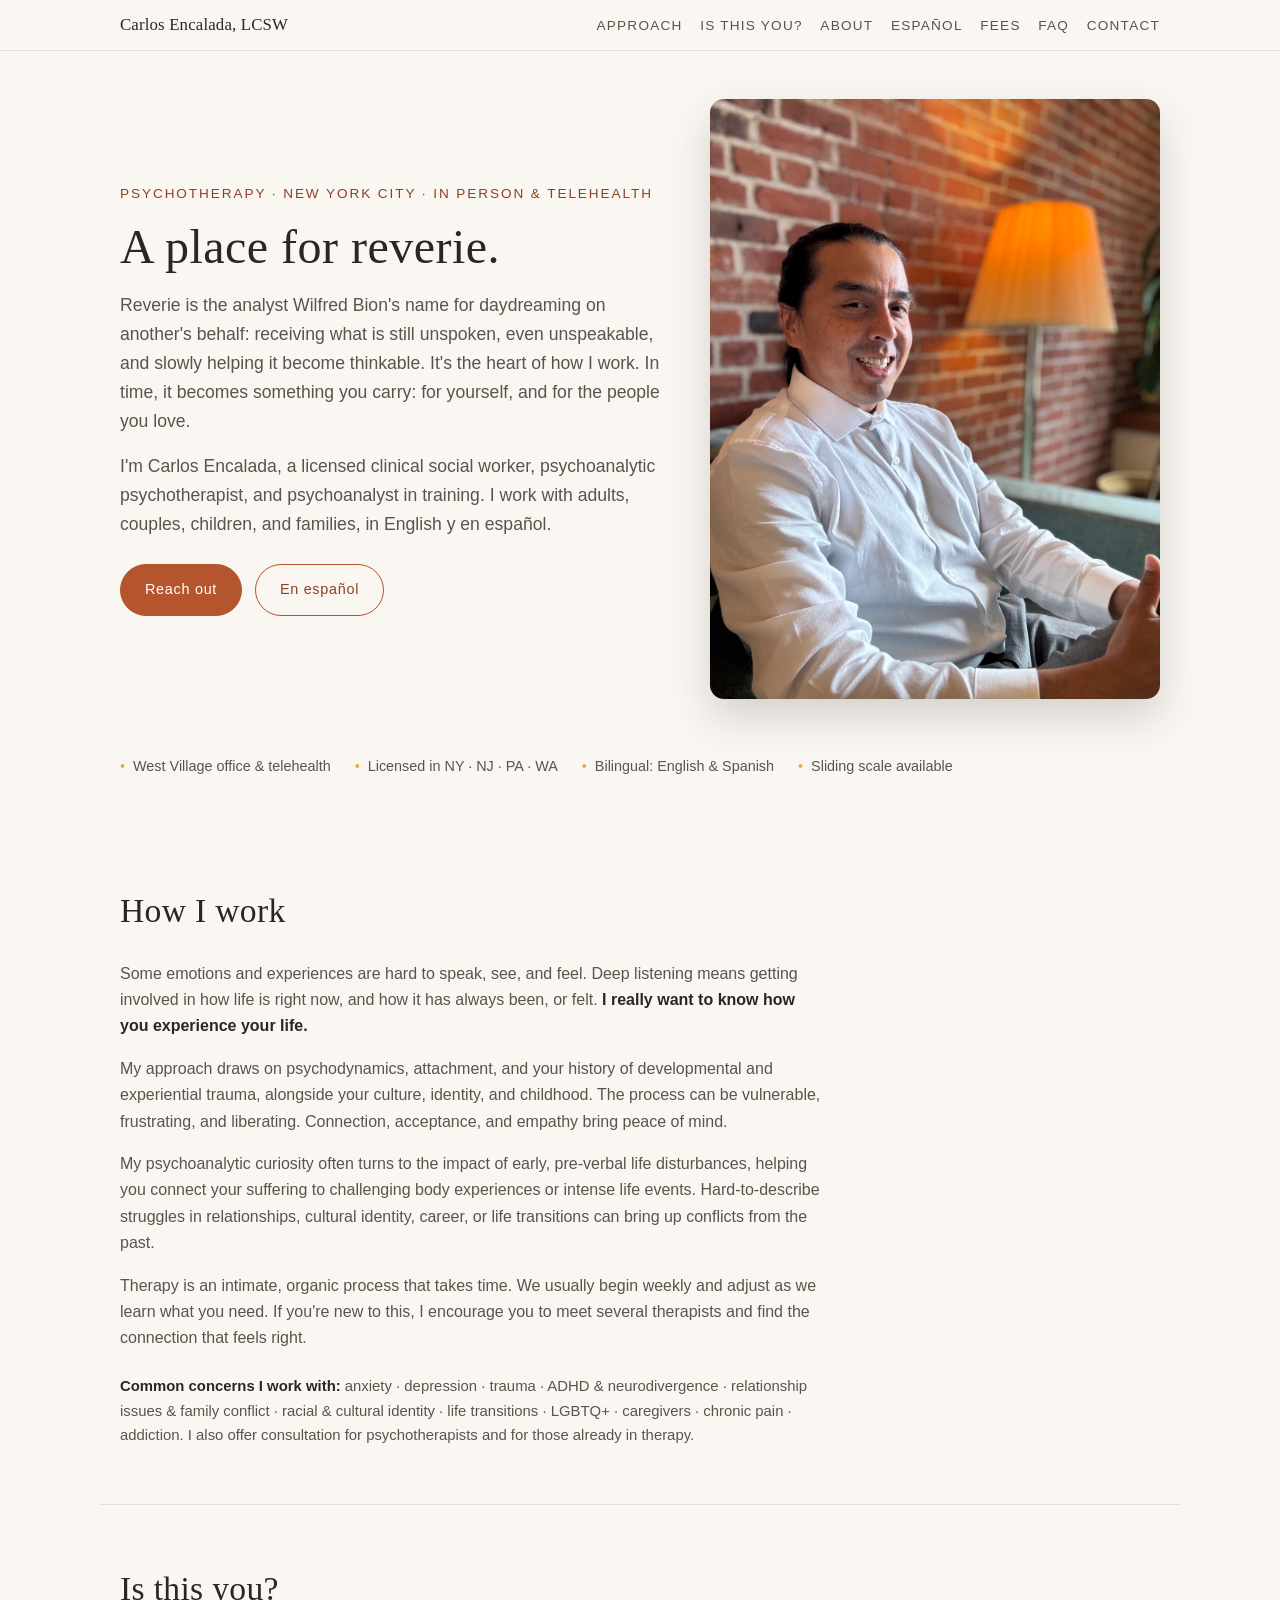
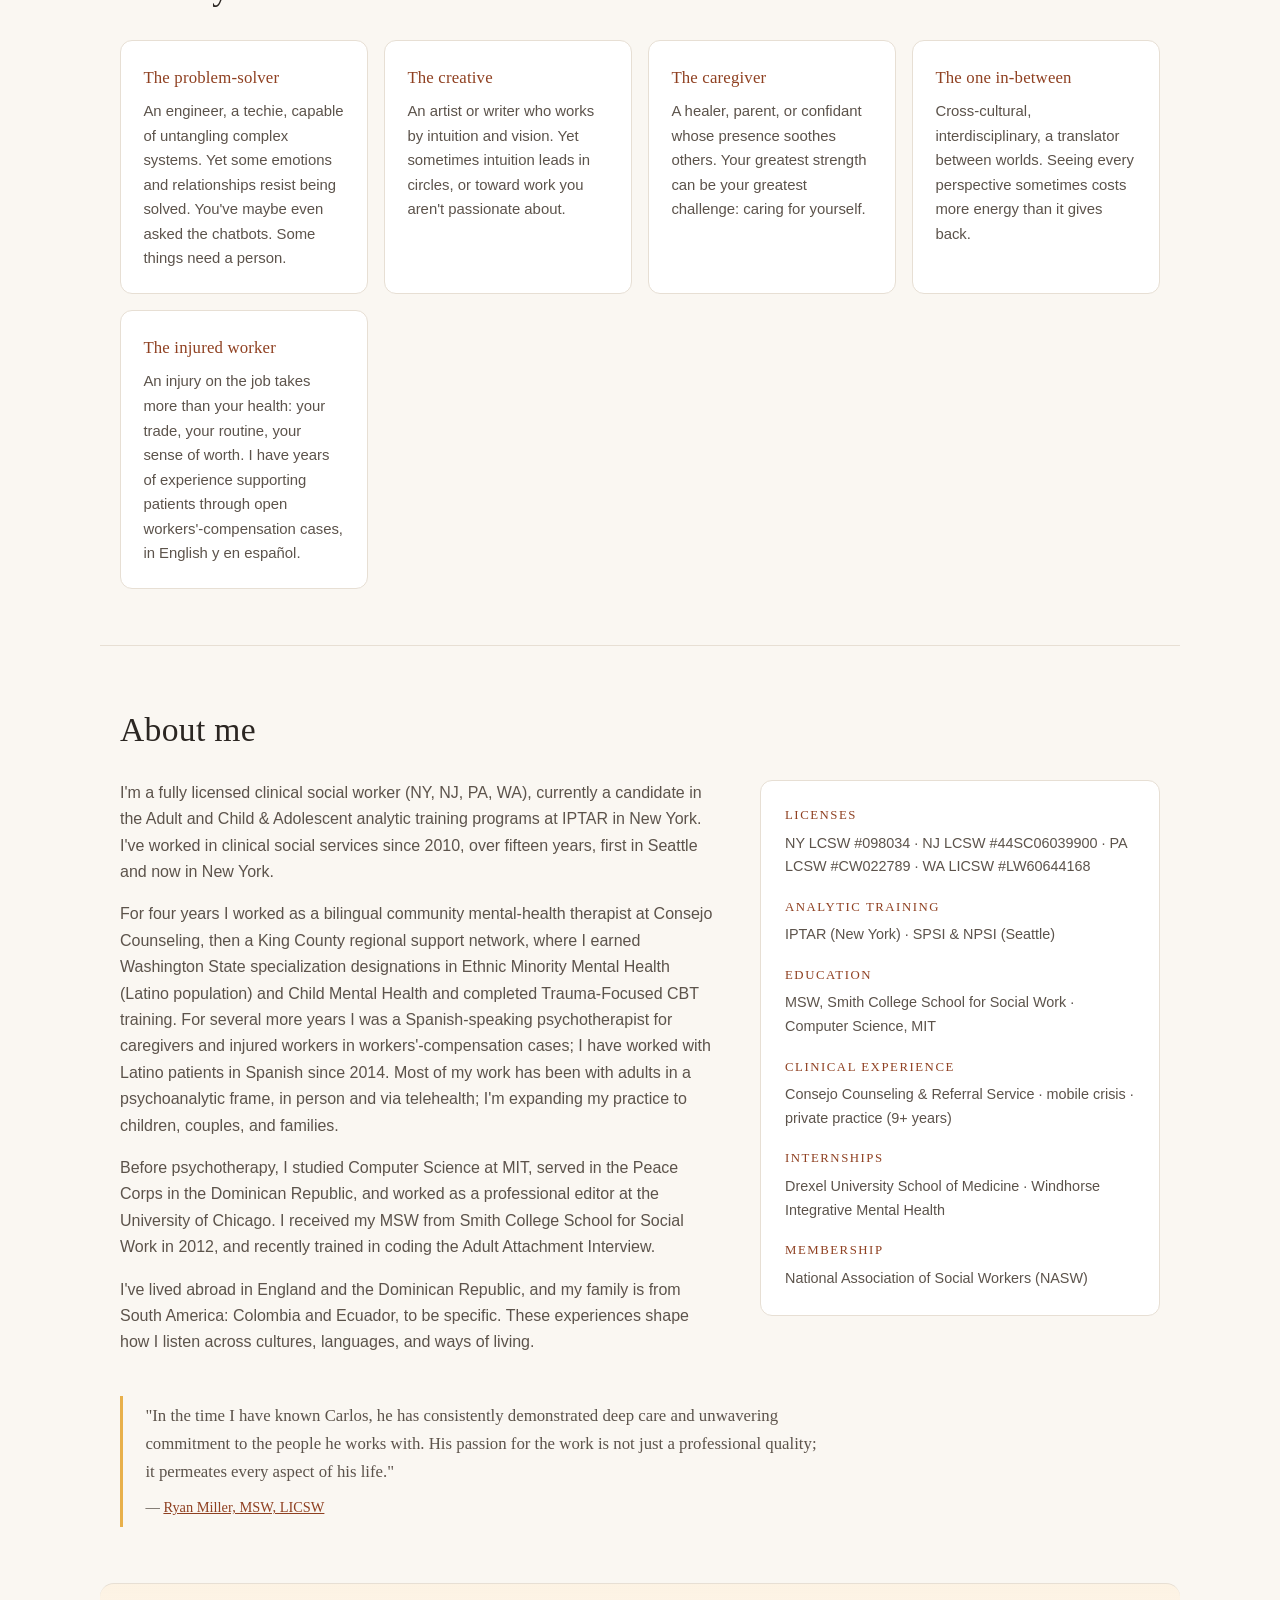
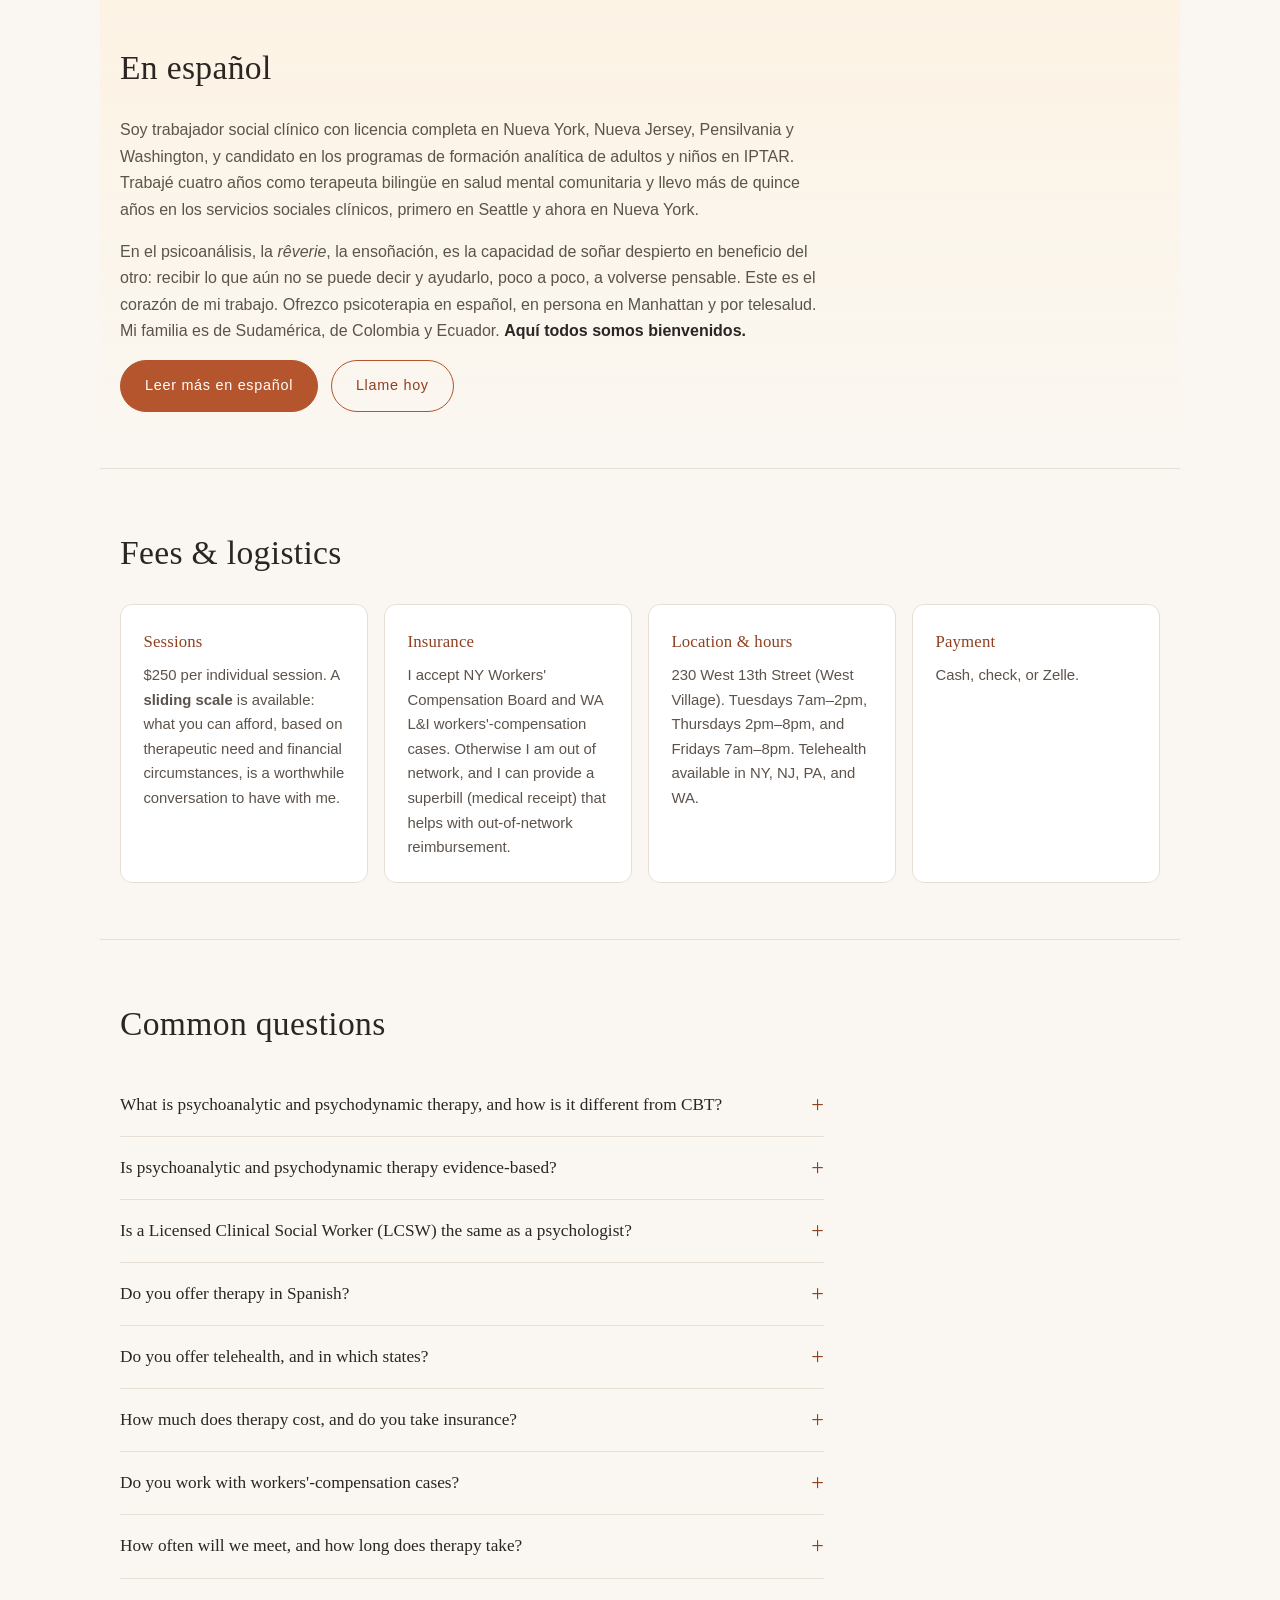
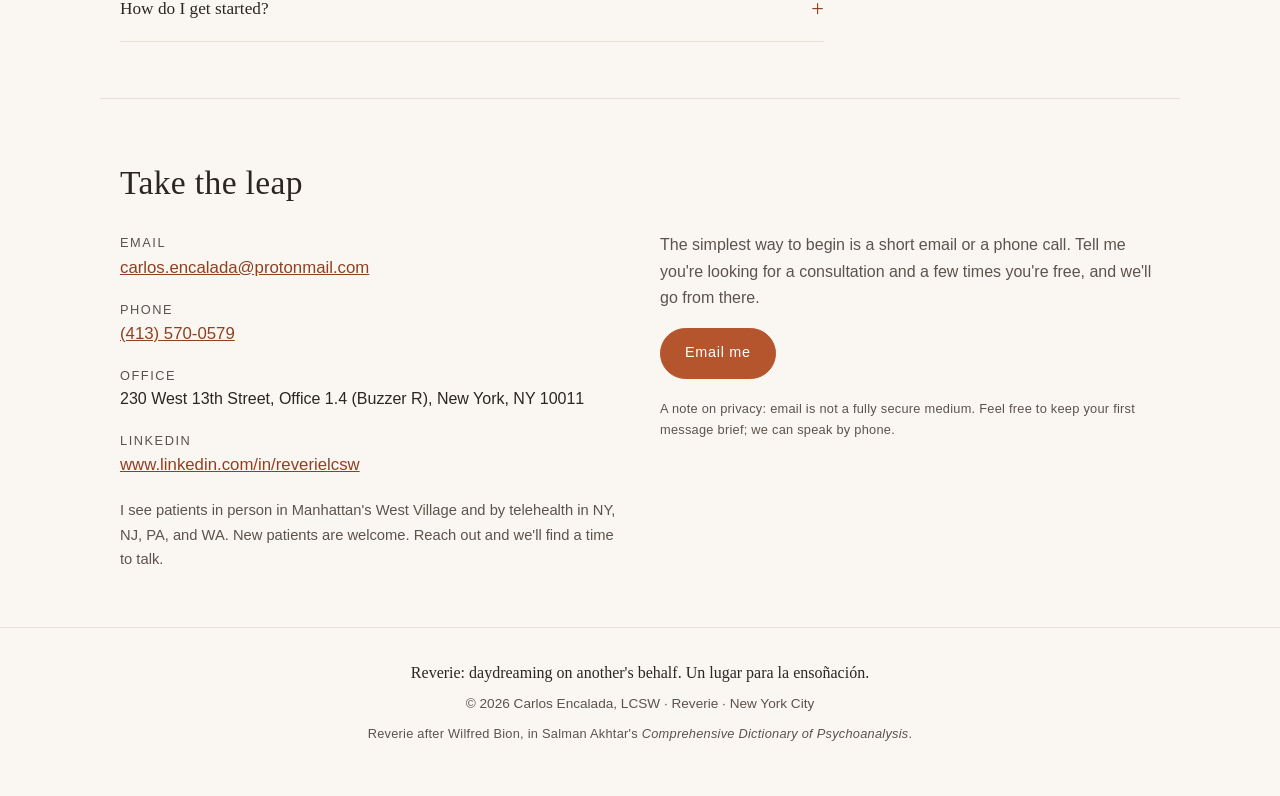
<file: index.html>
<!DOCTYPE html>
<html lang="en">
<head>
<meta charset="utf-8">
<meta name="viewport" content="width=device-width, initial-scale=1">
<title>Carlos Encalada, LCSW | Psychoanalytic Therapist in New York City | Bilingual English &amp; Spanish</title>
<meta name="description" content="Psychoanalytic & psychodynamic psychotherapy in NYC's West Village and by telehealth (NY, NJ, PA, WA). Carlos Encalada, LCSW, bilingual therapist (English/español) for adults, couples, children & families. Anxiety, depression, trauma, cultural identity, life transitions. Sliding scale available.">
<meta property="og:title" content="Carlos Encalada, LCSW | Psychoanalytic Therapist in New York City">
<meta property="og:description" content="Bilingual (English/español) psychoanalytic psychotherapy in the West Village & by telehealth. Adults, couples, children, families. Sliding scale available.">
<meta property="og:type" content="website">
<meta property="og:url" content="https://carlosencalada.com/">
<meta property="og:image" content="https://carlosencalada.com/images/portrait.jpg">
<link rel="canonical" href="https://carlosencalada.com/">
<link rel="alternate" hreflang="en" href="https://carlosencalada.com/">
<link rel="alternate" hreflang="es" href="https://carlosencalada.com/es/">
<link rel="alternate" hreflang="x-default" href="https://carlosencalada.com/">
<script type="application/ld+json">
{
  "@context": "https://schema.org",
  "@type": "LocalBusiness",
  "additionalType": "https://schema.org/MedicalBusiness",
  "name": "Carlos Encalada, LCSW · Reverie",
  "description": "Psychoanalytic and psychodynamic psychotherapy for adults, couples, children, and families, in English and Spanish. In person in Manhattan's West Village and via telehealth in NY, NJ, PA, and WA.",
  "url": "https://carlosencalada.com/",
  "image": "https://carlosencalada.com/images/portrait.jpg",
  "telephone": "+1-413-570-0579",
  "email": "carlos.encalada@protonmail.com",
  "priceRange": "$$",
  "address": {
    "@type": "PostalAddress",
    "streetAddress": "230 West 13th Street, Office 1.4, Buzzer R",
    "addressLocality": "New York",
    "addressRegion": "NY",
    "postalCode": "10011",
    "addressCountry": "US"
  },
  "areaServed": ["New York City", "West Village", "Greenwich Village", "Upper East Side", "New York State", "New Jersey", "Pennsylvania", "Washington State"],
  "founder": {
    "@type": "Person",
    "name": "Carlos Encalada",
    "honorificSuffix": "LCSW",
    "jobTitle": "Licensed Clinical Social Worker / Psychoanalytic Psychotherapist",
    "knowsLanguage": ["English", "Spanish"],
    "alumniOf": ["Smith College School for Social Work", "Massachusetts Institute of Technology"],
    "sameAs": ["https://www.linkedin.com/in/reverielcsw/"]
  }
}
</script>
<script type="application/ld+json">
{
  "@context": "https://schema.org",
  "@type": "FAQPage",
  "mainEntity": [
    {"@type":"Question","name":"What is psychoanalytic and psychodynamic therapy, and how is it different from CBT?","acceptedAnswer":{"@type":"Answer","text":"Psychoanalytic and psychodynamic therapy considers the patterns that happen that often are outside of our conscious awareness. Rather than focusing on our ideas, thoughts, cognitions of our lives and teaching techniques to manage symptoms, we try to understand what those symptoms are expressing and where they come from. It tends to be more open-ended and can be experienced as depth-oriented since it often draws from our oldest experiences of our lives rather than recent short-term, skills-based approaches like CBT which draw upon our ideas about our lives. Many people come to this work because quicker fixes haven't reached what actually troubles them."}},
    {"@type":"Question","name":"Is psychoanalytic and psychodynamic therapy evidence-based?","acceptedAnswer":{"@type":"Answer","text":"Yes. Psychodynamic psychotherapy has been studied in controlled trials and meta-analyses, and it performs about as well as other established treatments, including CBT, with gains that tend to hold or even grow after therapy ends. Two honest qualifications, though. The strongest evidence is for time-limited, weekly psychodynamic therapy; for intensive, long-term analysis specifically, the controlled research is thinner and still developing. And the research does not show that any single approach is right for a particular type of person: fit, your own engagement, and the relationship between us predict outcomes more reliably than the name of the method. That is why I encourage anyone new to therapy to meet a few clinicians and choose the connection that feels right, rather than the label. Sources: Steinert et al., Am J Psychiatry, 2017; Abbass et al., Cochrane Database of Systematic Reviews, 2014."}},
    {"@type":"Question","name":"Is a Licensed Clinical Social Worker (LCSW) the same as a psychologist?","acceptedAnswer":{"@type":"Answer","text":"No. They're different licenses. In New York, \"psychologist\" is a protected title held by clinicians with a doctorate in psychology. In New York, \"psychoanalyst\" is also a protected term; internationally, through the IPA, those who complete psychoanalytic training can be considered psychoanalysts. I'm a Licensed Clinical Social Worker (LCSW), trained to provide psychotherapy, and a candidate in psychoanalytic training at IPTAR, so someday I will hold the psychoanalyst title, but for now I am a psychoanalytic candidate. I do psychoanalytically informed psychotherapy, not psychological testing or neuropsychological evaluations; if you specifically need testing, I'm glad to point you toward a colleague."}},
    {"@type":"Question","name":"Do you offer therapy in Spanish?","acceptedAnswer":{"@type":"Answer","text":"Yes. I'm bilingual and see patients in English y en español, in person and by telehealth. My family is from Colombia and Ecuador, and much of my work has been with Spanish-speaking patients, caregivers, and injured workers. Mi voz en español es diferente, pero mi conexión con su experiencia es una labor de mi corazón: nace de mi experiencia apoyando a personas de diferentes circunstancias y también de mi formación. Aquí todos somos bienvenidos."}},
    {"@type":"Question","name":"Do you offer telehealth, and in which states?","acceptedAnswer":{"@type":"Answer","text":"Yes. I see patients in person in Manhattan's West Village and by secure telehealth anywhere in New York, New Jersey, Pennsylvania, and Washington, where I'm licensed."}},
    {"@type":"Question","name":"How much does therapy cost, and do you take insurance?","acceptedAnswer":{"@type":"Answer","text":"Individual sessions are $250. I'm out of network with insurance, but I can provide a monthly superbill (a medical receipt) you can submit for out-of-network reimbursement. A sliding scale is available depending on need and circumstances. I do accept NY Workers' Compensation Board and Washington L&I workers'-compensation cases."}},
    {"@type":"Question","name":"Do you work with workers'-compensation cases?","acceptedAnswer":{"@type":"Answer","text":"Yes. I have years of experience supporting people through open workers'-compensation claims, in English y en español, and I accept NY Workers' Compensation Board and Washington State L&I cases."}},
    {"@type":"Question","name":"How often will we meet, and how long does therapy take?","acceptedAnswer":{"@type":"Answer","text":"We usually begin weekly and adjust as we learn what you need; some work benefits from meeting more than once a week. Depth-oriented therapy is an open-ended process rather than a fixed number of sessions. It takes the time it takes. If you're looking for brief, structured, short-term treatment, I'm happy to help you find a better fit."}},
    {"@type":"Question","name":"How do I get started?","acceptedAnswer":{"@type":"Answer","text":"The simplest way to begin is a short email or phone call. Tell me you're looking for a consultation and a few times you're free, and we'll find a time to talk. New patients are welcome."}}
  ]
}
</script>
<link rel="stylesheet" href="/styles.css">
</head>
<body>

<header>
  <nav class="nav" aria-label="Main">
    <a class="brand" href="#top">
      Carlos Encalada, LCSW
    </a>
    <ul>
      <li><a class="link" href="#approach">Approach</a></li>
      <li><a class="link" href="#for-you">Is this you?</a></li>
      <li><a class="link" href="#about">About</a></li>
      <li><a class="link" href="/es/" hreflang="es" lang="es">Español</a></li>
      <li><a class="link" href="#fees">Fees</a></li>
      <li><a class="link" href="#faq">FAQ</a></li>
      <li><a class="link" href="#contact">Contact</a></li>
    </ul>
  </nav>
</header>

<main id="top">
  <div class="hero">
    <div>
      <div class="kicker">Psychotherapy · New York City · In person &amp; telehealth</div>
      <h1>A place for reverie.</h1>
      <p class="lead">
        Reverie is the analyst Wilfred Bion's name for daydreaming on another's
        behalf: receiving what is still unspoken, even unspeakable, and slowly
        helping it become thinkable. It's the heart of how I work. In time, it
        becomes something you carry: for yourself, and for the people you love.
      </p>
      <p class="lead">
        I'm Carlos Encalada, a licensed clinical social worker, psychoanalytic
        psychotherapist, and psychoanalyst in training. I work with adults,
        couples, children, and families, in English y en español.
      </p>
      <div class="cta-row">
        <a class="btn" href="#contact">Reach out</a>
        <a class="btn ghost" href="/es/" hreflang="es" lang="es">En español</a>
      </div>
    </div>
    <div class="photo">
      <img src="images/portrait.jpg" alt="Carlos Encalada, seated in his office">
    </div>
  </div>

  <div class="meta-strip">
    <span>West Village office &amp; telehealth</span>
    <span>Licensed in NY · NJ · PA · WA</span>
    <span>Bilingual: English &amp; Spanish</span>
    <span>Sliding scale available</span>
  </div>

  <section id="approach">
    <h2>How I work</h2>
    <div class="prose">
      <p>
        Some emotions and experiences are hard to speak, see, and feel.
        Deep listening means getting involved in how life is right now, and how it has always been, or felt. <strong>I really want to know how you
        experience your life.</strong>
      </p>
      <p>
        My approach draws on psychodynamics, attachment, and your history of
        developmental and experiential trauma, alongside your culture, identity,
        and childhood. The process can be vulnerable, frustrating, and liberating.
        Connection, acceptance, and empathy bring peace of mind.
      </p>
      <p>
        My psychoanalytic curiosity often turns to the impact of early, pre-verbal
        life disturbances, helping you connect your suffering to challenging body
        experiences or intense life events. Hard-to-describe struggles in
        relationships, cultural identity, career, or life transitions can bring up
        conflicts from the past.
      </p>
      <p>
        Therapy is an intimate, organic process that takes time. We usually begin
        weekly and adjust as we learn what you need. If you're new to this, I
        encourage you to meet several therapists and find the connection that
        feels right.
      </p>
      <p style="margin-top:1.4rem;font-size:.93rem">
        <strong>Common concerns I work with:</strong> anxiety · depression · trauma ·
        ADHD &amp; neurodivergence · relationship issues &amp; family conflict ·
        racial &amp; cultural identity · life transitions · LGBTQ+ · caregivers ·
        chronic pain · addiction. I also offer consultation for psychotherapists
        and for those already in therapy.
      </p>
    </div>
  </section>

  <section id="for-you">
    <h2>Is this you?</h2>
    <div class="cards">
      <div class="card">
        <h3>The problem-solver</h3>
        <p>An engineer, a techie, capable of untangling complex systems. Yet some
        emotions and relationships resist being solved. You've maybe even asked
        the chatbots. Some things need a person.</p>
      </div>
      <div class="card">
        <h3>The creative</h3>
        <p>An artist or writer who works by intuition and vision. Yet sometimes
        intuition leads in circles, or toward work you aren't passionate about.</p>
      </div>
      <div class="card">
        <h3>The caregiver</h3>
        <p>A healer, parent, or confidant whose presence soothes others. Your
        greatest strength can be your greatest challenge: caring for yourself.</p>
      </div>
      <div class="card">
        <h3>The one in-between</h3>
        <p>Cross-cultural, interdisciplinary, a translator between worlds. Seeing
        every perspective sometimes costs more energy than it gives back.</p>
      </div>
      <div class="card">
        <h3>The injured worker</h3>
        <p>An injury on the job takes more than your health: your trade, your
        routine, your sense of worth. I have years of experience supporting
        patients through open workers'-compensation cases, in English y en español.</p>
      </div>
    </div>
  </section>

  <section id="about">
    <h2>About me</h2>
    <div class="two-col">
      <div class="prose">
        <p>
          I'm a fully licensed clinical social worker (NY, NJ, PA, WA), currently
          a candidate in the Adult and Child &amp; Adolescent analytic training
          programs at IPTAR in New York. I've worked in clinical social services
          since 2010, over fifteen years, first in Seattle and now in New York.
        </p>
        <p>
          For four years I worked as a bilingual community mental-health therapist
          at Consejo Counseling, then a King County regional support network, where
          I earned Washington State specialization designations in Ethnic Minority
          Mental Health (Latino population) and Child Mental Health and completed
          Trauma-Focused CBT training. For several more years I was a Spanish-speaking
          psychotherapist for caregivers and injured workers in workers'-compensation
          cases; I have worked with Latino patients in Spanish since 2014. Most of my work has been with adults in a psychoanalytic frame,
          in person and via telehealth; I'm expanding my practice to children,
          couples, and families.
        </p>
        <p>
          Before psychotherapy, I studied Computer Science at MIT, served in the
          Peace Corps in the Dominican Republic, and worked as a professional
          editor at the University of Chicago. I received my MSW from Smith College
          School for Social Work in 2012, and recently trained in coding the
          Adult Attachment Interview.
        </p>
        <p>
          I've lived abroad in England and the Dominican Republic, and my family
          is from South America: Colombia and Ecuador, to be specific. These
          experiences shape how I listen across cultures, languages, and ways of
          living.
        </p>
      </div>
      <aside class="creds">
        <h3>Licenses</h3>
        <p>NY LCSW #098034 · NJ LCSW #44SC06039900 · PA LCSW #CW022789 · WA LICSW #LW60644168</p>
        <h3>Analytic training</h3>
        <p>IPTAR (New York) · SPSI &amp; NPSI (Seattle)</p>
        <h3>Education</h3>
        <p>MSW, Smith College School for Social Work · Computer Science, MIT</p>
        <h3>Clinical experience</h3>
        <p>Consejo Counseling &amp; Referral Service · mobile crisis · private practice (9+ years)</p>
        <h3>Internships</h3>
        <p>Drexel University School of Medicine · Windhorse Integrative Mental Health</p>
        <h3>Membership</h3>
        <p>National Association of Social Workers (NASW)</p>
      </aside>
    </div>
    <blockquote class="endorsement">
      <p>"In the time I have known Carlos, he has consistently demonstrated deep
      care and unwavering commitment to the people he works with. His passion for
      the work is not just a professional quality; it permeates every aspect of
      his life."</p>
      <cite>— <a href="https://www.psychologytoday.com/us/therapists/ryan-miller-seattle-wa/1188077">Ryan Miller, MSW, LICSW</a></cite>
    </blockquote>
  </section>

  <section id="espanol" class="es">
    <h2>En español</h2>
    <div class="prose">
      <p>
        Soy trabajador social clínico con licencia completa en Nueva York, Nueva
        Jersey, Pensilvania y Washington, y candidato en los programas de formación
        analítica de adultos y niños en IPTAR. Trabajé cuatro años como terapeuta
        bilingüe en salud mental comunitaria y llevo más de quince años en los servicios
        sociales clínicos, primero en Seattle y ahora en Nueva York.
      </p>
      <p>
        En el psicoanálisis, la <em>rêverie</em>, la ensoñación, es la
        capacidad de soñar despierto en beneficio del otro: recibir lo que aún
        no se puede decir y ayudarlo, poco a poco, a volverse pensable. Este es
        el corazón de mi trabajo. Ofrezco psicoterapia
        en español, en persona en Manhattan y por telesalud. Mi familia es de
        Sudamérica, de Colombia y Ecuador. <strong>Aquí todos somos bienvenidos.</strong>
      </p>
      <p class="cta-row">
        <a class="btn" href="/es/" hreflang="es" lang="es">Leer más en español</a>
        <a class="btn ghost" href="#contact">Llame hoy</a>
      </p>
    </div>
  </section>

  <section id="fees">
    <h2>Fees &amp; logistics</h2>
    <div class="cards">
      <div class="card">
        <h3>Sessions</h3>
        <p>$250 per individual session. A <strong>sliding scale</strong> is
        available: what you can afford, based on therapeutic need and financial
        circumstances, is a worthwhile conversation to have with me.</p>
      </div>
      <div class="card">
        <h3>Insurance</h3>
        <p>I accept NY Workers' Compensation Board and WA L&amp;I workers'-compensation
        cases. Otherwise I am out of network, and I can provide a superbill
        (medical receipt) that helps with out-of-network reimbursement.</p>
      </div>
      <div class="card">
        <h3>Location &amp; hours</h3>
        <p>230 West 13th Street (West Village). Tuesdays 7am–2pm, Thursdays
        2pm–8pm, and Fridays 7am–8pm. Telehealth available in NY, NJ, PA, and WA.</p>
      </div>
      <div class="card">
        <h3>Payment</h3>
        <p>Cash, check, or Zelle.</p>
      </div>
    </div>
  </section>

  <section id="faq">
    <h2>Common questions</h2>
    <div class="faq">
      <details class="faq-item">
        <summary>What is psychoanalytic and psychodynamic therapy, and how is it different from CBT?</summary>
        <div class="answer"><p>Psychoanalytic and psychodynamic therapy considers the patterns that happen that often are outside of our conscious awareness. Rather than focusing on our ideas, thoughts, cognitions of our lives and teaching techniques to manage symptoms, we try to understand what those symptoms are expressing and where they come from. It tends to be more open-ended and can be experienced as depth-oriented since it often draws from our oldest experiences of our lives rather than recent short-term, skills-based approaches like CBT which draw upon our ideas about our lives. Many people come to this work because quicker fixes haven't reached what actually troubles them.</p></div>
      </details>
      <details class="faq-item">
        <summary>Is psychoanalytic and psychodynamic therapy evidence-based?</summary>
        <div class="answer"><p>Yes. Psychodynamic psychotherapy has been studied in controlled trials and meta-analyses, and it performs about as well as other established treatments, including CBT, with gains that tend to hold or even grow after therapy ends. Two honest qualifications, though. The strongest evidence is for time-limited, weekly psychodynamic therapy; for intensive, long-term analysis specifically, the controlled research is thinner and still developing. And the research does not show that any single approach is right for a particular type of person: fit, your own engagement, and the relationship between us predict outcomes more reliably than the name of the method. That is why I encourage anyone new to therapy to meet a few clinicians and choose the connection that feels right, rather than the label.</p><p class="cite">Sources: <a href="https://pubmed.ncbi.nlm.nih.gov/28541091">Steinert et al., <em>Am J Psychiatry</em>, 2017</a> · <a href="https://www.cochranelibrary.com/cdsr/doi/10.1002/14651858.CD004687.pub4/full">Abbass et al., <em>Cochrane Database Syst Rev</em>, 2014</a></p></div>
      </details>
      <details class="faq-item">
        <summary>Is a Licensed Clinical Social Worker (LCSW) the same as a psychologist?</summary>
        <div class="answer"><p>No. They're different licenses. In New York, "psychologist" is a protected title held by clinicians with a doctorate in psychology. In New York, "psychoanalyst" is also a protected term; internationally, through the IPA, those who complete psychoanalytic training can be considered psychoanalysts. I'm a Licensed Clinical Social Worker (LCSW), trained to provide psychotherapy, and a candidate in psychoanalytic training at IPTAR, so someday I will hold the psychoanalyst title, but for now I am a psychoanalytic candidate. I do psychoanalytically informed psychotherapy, not psychological testing or neuropsychological evaluations; if you specifically need testing, I'm glad to point you toward a colleague.</p></div>
      </details>
      <details class="faq-item">
        <summary>Do you offer therapy in Spanish?</summary>
        <div class="answer"><p>Yes. I'm bilingual and see patients in English y en español, in person and by telehealth. My family is from Colombia and Ecuador, and much of my work has been with Spanish-speaking patients, caregivers, and injured workers. Mi voz en español es diferente, pero mi conexión con su experiencia es una labor de mi corazón: nace de mi experiencia apoyando a personas de diferentes circunstancias y también de mi formación. Aquí todos somos bienvenidos.</p></div>
      </details>
      <details class="faq-item">
        <summary>Do you offer telehealth, and in which states?</summary>
        <div class="answer"><p>Yes. I see patients in person in Manhattan's West Village and by secure telehealth anywhere in New York, New Jersey, Pennsylvania, and Washington, where I'm licensed.</p></div>
      </details>
      <details class="faq-item">
        <summary>How much does therapy cost, and do you take insurance?</summary>
        <div class="answer"><p>Individual sessions are $250. I'm out of network with insurance, but I can provide a monthly superbill (a medical receipt) you can submit for out-of-network reimbursement. A sliding scale is available depending on need and circumstances. I do accept NY Workers' Compensation Board and Washington L&amp;I workers'-compensation cases.</p></div>
      </details>
      <details class="faq-item">
        <summary>Do you work with workers'-compensation cases?</summary>
        <div class="answer"><p>Yes. I have years of experience supporting people through open workers'-compensation claims, in English y en español, and I accept NY Workers' Compensation Board and Washington State L&amp;I cases.</p></div>
      </details>
      <details class="faq-item">
        <summary>How often will we meet, and how long does therapy take?</summary>
        <div class="answer"><p>We usually begin weekly and adjust as we learn what you need; some work benefits from meeting more than once a week. Depth-oriented therapy is an open-ended process rather than a fixed number of sessions. It takes the time it takes. If you're looking for brief, structured, short-term treatment, I'm happy to help you find a better fit.</p></div>
      </details>
      <details class="faq-item">
        <summary>How do I get started?</summary>
        <div class="answer"><p>The simplest way to begin is a short email or phone call. Tell me you're looking for a consultation and a few times you're free, and we'll find a time to talk. New patients are welcome.</p></div>
      </details>
    </div>
  </section>

  <section id="contact">
    <h2>Take the leap</h2>
    <div class="contact-grid">
      <div>
        <div class="contact-item">
          <div class="label">Email</div>
          <a href="mailto:carlos.encalada@protonmail.com">carlos.encalada@protonmail.com</a>
        </div>
        <div class="contact-item">
          <div class="label">Phone</div>
          <a href="tel:+14135700579">(413) 570-0579</a>
        </div>
        <div class="contact-item">
          <div class="label">Office</div>
          <span>230 West 13th Street, Office 1.4 (Buzzer R), New York, NY 10011</span>
        </div>
        <div class="contact-item">
          <div class="label">LinkedIn</div>
          <a href="https://www.linkedin.com/in/reverielcsw/">www.linkedin.com/in/reverielcsw</a>
        </div>
        <p class="prose" style="margin-top:1.2rem;font-size:.92rem">
          I see patients in person in Manhattan's West Village and by telehealth
          in NY, NJ, PA, and WA. New patients are welcome. Reach out and we'll
          find a time to talk.
        </p>
      </div>
      <div>
        <p class="prose">
          The simplest way to begin is a short email or a phone call. Tell me
          you're looking for a consultation and a few times you're free, and
          we'll go from there.
        </p>
        <p class="prose" style="margin-top:1rem">
          <a class="btn" href="mailto:carlos.encalada@protonmail.com?subject=Consultation%20inquiry">Email me</a>
        </p>
        <p class="cite" style="margin-top:1.2rem">
          A note on privacy: email is not a fully secure medium. Feel free to
          keep your first message brief; we can speak by phone.
        </p>
      </div>
    </div>
  </section>
</main>

<footer>
  <div class="tagline">Reverie: daydreaming on another's behalf. Un lugar para la ensoñación.</div>
  <div>© 2026 Carlos Encalada, LCSW · Reverie · New York City</div>
  <div class="cite" style="margin-top:.5rem">Reverie after Wilfred Bion, in Salman Akhtar's <em>Comprehensive Dictionary of Psychoanalysis</em>.</div>
</footer>

</body>
</html>
</file>
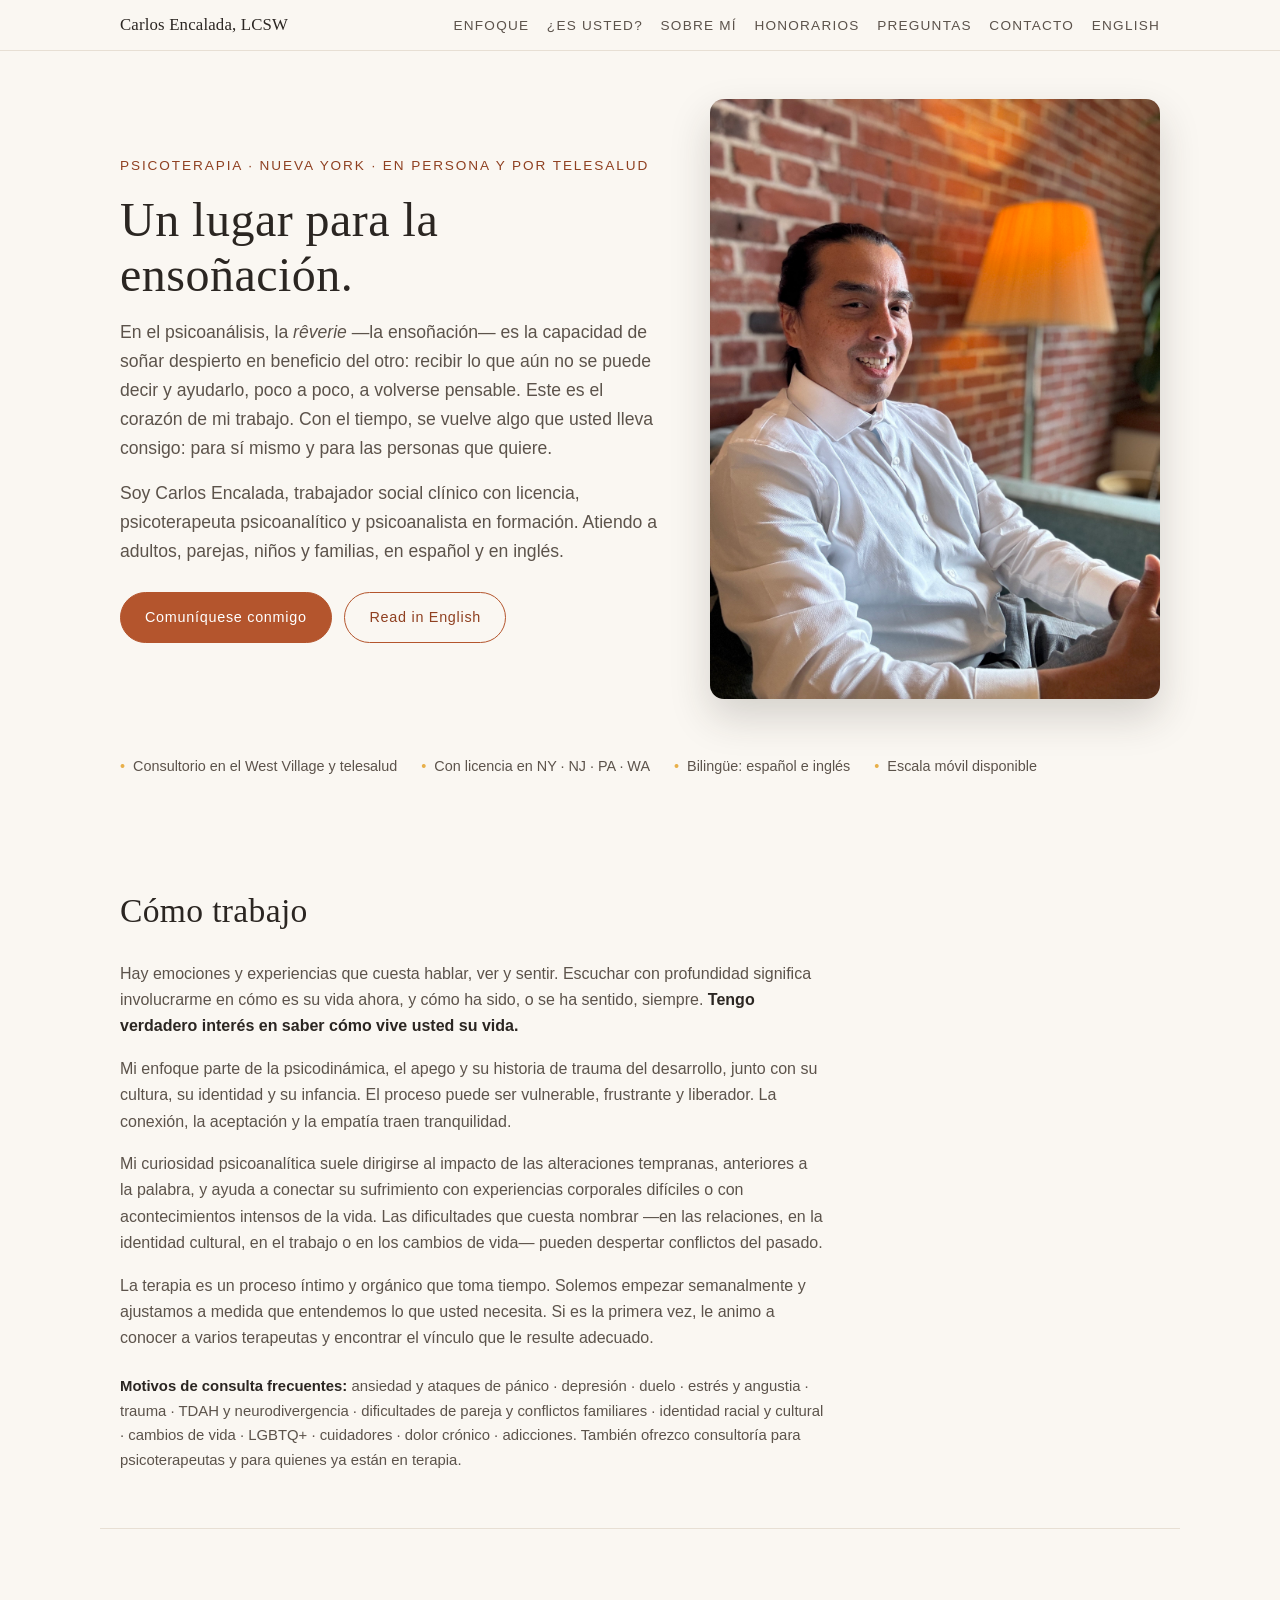
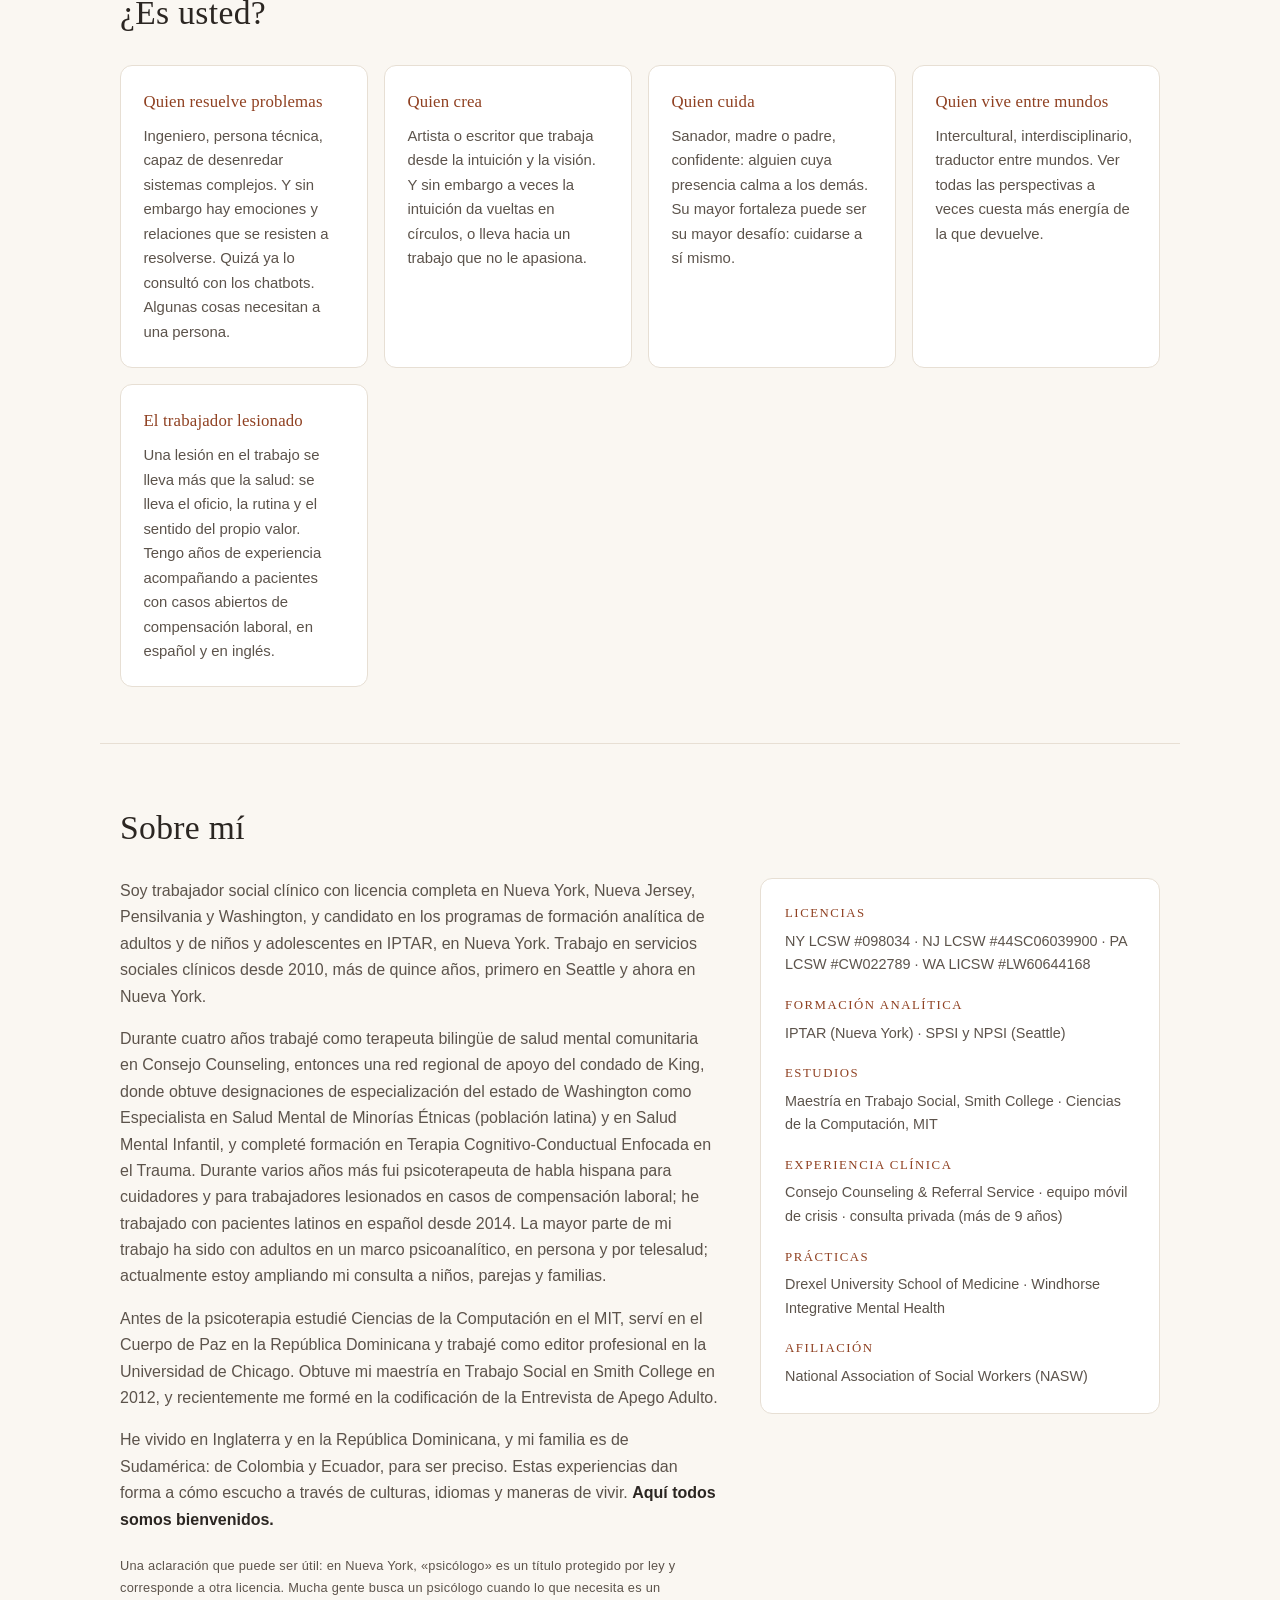
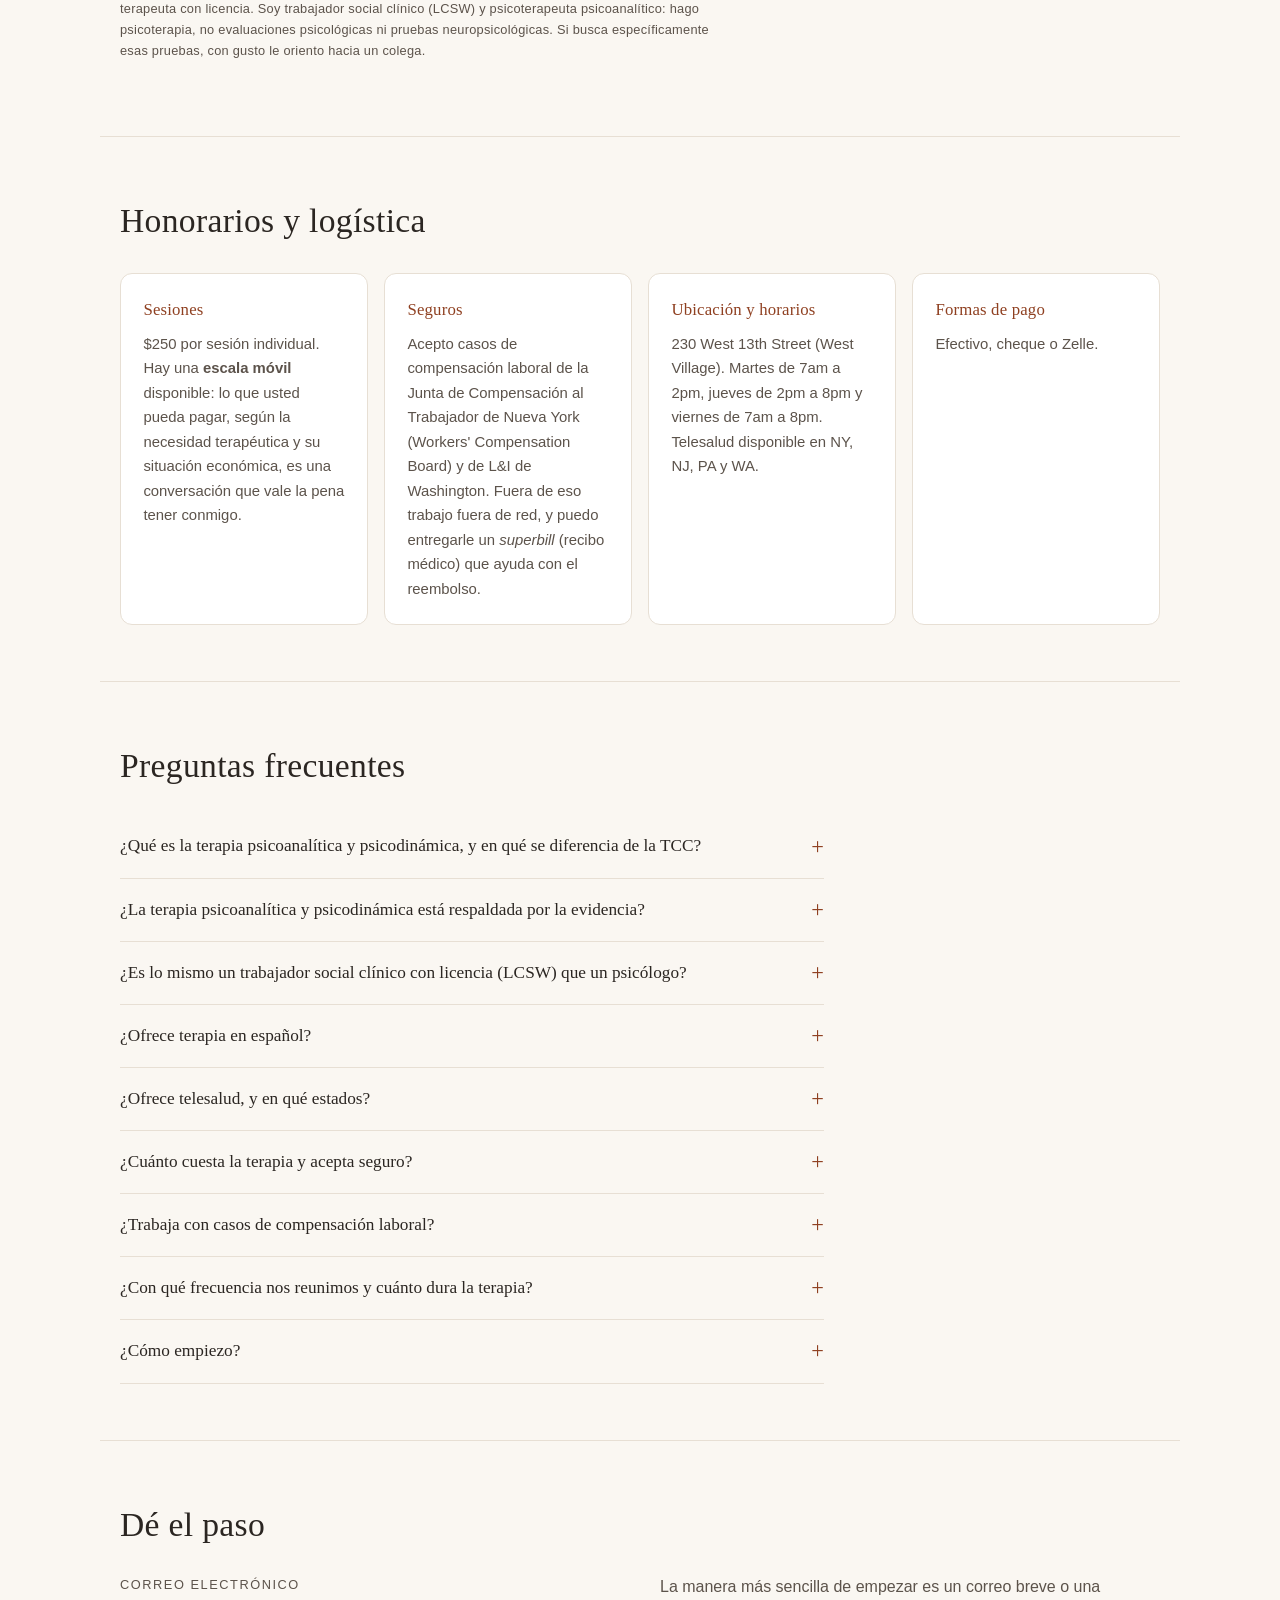
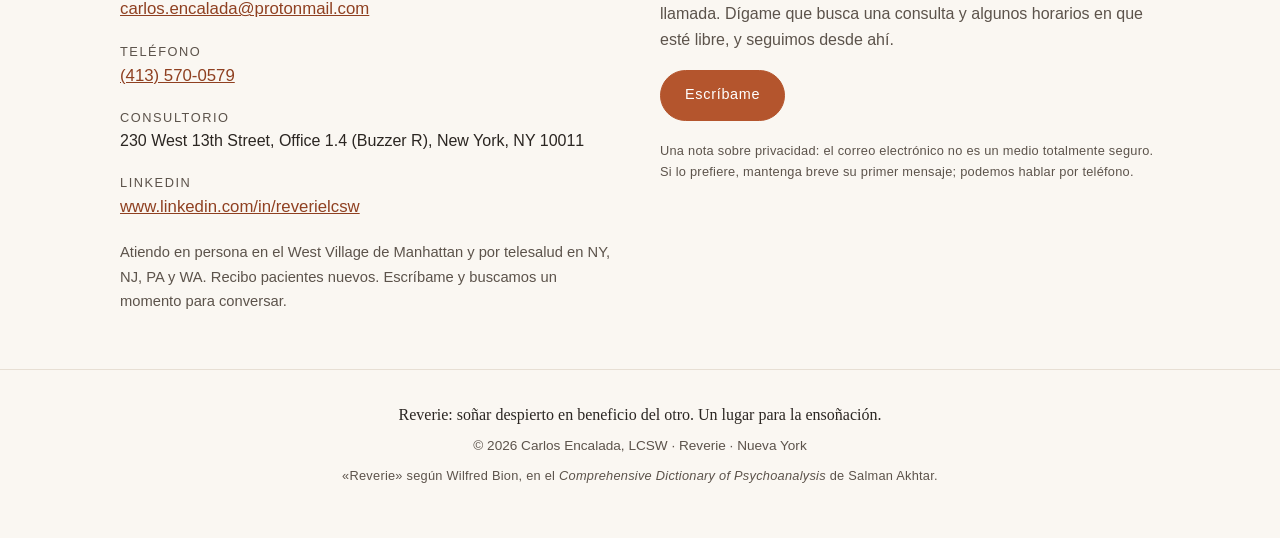
<file: es/index.html>
<!DOCTYPE html>
<html lang="es">
<head>
<meta charset="utf-8">
<meta name="viewport" content="width=device-width, initial-scale=1">
<title>Psicoterapeuta en español en Nueva York | Carlos Encalada, LCSW</title>
<meta name="description" content="Psicoterapia psicoanalítica en español en Manhattan (West Village) y por telesalud en NY, NJ, PA y WA. Carlos Encalada, trabajador social clínico bilingüe: adultos, parejas, niños y familias. Trabajadores lesionados. Escala móvil disponible.">
<meta property="og:title" content="Psicoterapeuta en español en Nueva York | Carlos Encalada, LCSW">
<meta property="og:description" content="Psicoterapia psicoanalítica en español en el West Village y por telesalud. Adultos, parejas, niños y familias. Escala móvil disponible.">
<meta property="og:type" content="website">
<meta property="og:locale" content="es_US">
<meta property="og:url" content="https://carlosencalada.com/es/">
<meta property="og:image" content="https://carlosencalada.com/images/portrait.jpg">
<link rel="canonical" href="https://carlosencalada.com/es/">
<link rel="alternate" hreflang="en" href="https://carlosencalada.com/">
<link rel="alternate" hreflang="es" href="https://carlosencalada.com/es/">
<link rel="alternate" hreflang="x-default" href="https://carlosencalada.com/">
<script type="application/ld+json">
{
  "@context": "https://schema.org",
  "@type": "LocalBusiness",
  "additionalType": "https://schema.org/MedicalBusiness",
  "name": "Carlos Encalada, LCSW · Reverie",
  "description": "Psicoterapia psicoanalítica y psicodinámica para adultos, parejas, niños y familias, en español e inglés. En persona en el West Village de Manhattan y por telesalud en NY, NJ, PA y WA.",
  "inLanguage": "es",
  "url": "https://carlosencalada.com/es/",
  "image": "https://carlosencalada.com/images/portrait.jpg",
  "telephone": "+1-413-570-0579",
  "email": "carlos.encalada@protonmail.com",
  "priceRange": "$$",
  "address": {
    "@type": "PostalAddress",
    "streetAddress": "230 West 13th Street, Office 1.4, Buzzer R",
    "addressLocality": "New York",
    "addressRegion": "NY",
    "postalCode": "10011",
    "addressCountry": "US"
  },
  "areaServed": ["New York City", "West Village", "Greenwich Village", "Upper East Side", "New York State", "New Jersey", "Pennsylvania", "Washington State"],
  "founder": {
    "@type": "Person",
    "name": "Carlos Encalada",
    "honorificSuffix": "LCSW",
    "jobTitle": "Trabajador social clínico con licencia / Psicoterapeuta psicoanalítico",
    "knowsLanguage": ["Spanish", "English"],
    "alumniOf": ["Smith College School for Social Work", "Massachusetts Institute of Technology"],
    "sameAs": ["https://www.linkedin.com/in/reverielcsw/"]
  }
}
</script>
<script type="application/ld+json">
{
  "@context": "https://schema.org",
  "@type": "FAQPage",
  "inLanguage": "es",
  "mainEntity": [
    {"@type":"Question","name":"¿Qué es la terapia psicoanalítica y psicodinámica, y en qué se diferencia de la TCC?","acceptedAnswer":{"@type":"Answer","text":"La terapia psicoanalítica y psicodinámica atiende los patrones que a menudo operan fuera de nuestra conciencia. En lugar de centrarse en nuestras ideas, pensamientos y cogniciones y de enseñar técnicas para manejar los síntomas, buscamos comprender qué expresan esos síntomas y de dónde vienen. Suele ser más abierta y puede vivirse como un trabajo en profundidad, porque parte de nuestras experiencias más tempranas y no solo de enfoques recientes, breves y basados en habilidades como la TCC, que trabajan sobre nuestras ideas acerca de la vida. Muchas personas llegan a este trabajo porque las soluciones rápidas no han alcanzado lo que de verdad les inquieta."}},
    {"@type":"Question","name":"¿La terapia psicoanalítica y psicodinámica está respaldada por la evidencia?","acceptedAnswer":{"@type":"Answer","text":"Sí. La psicoterapia psicodinámica se ha estudiado en ensayos controlados y metaanálisis, y funciona más o menos igual de bien que otros tratamientos establecidos, incluida la TCC, con mejoras que tienden a mantenerse o incluso a aumentar después de terminar la terapia. Dos matices honestos. La evidencia más sólida corresponde a la terapia psicodinámica breve y semanal; para el análisis intensivo y de larga duración, la investigación controlada es más limitada y todavía está en desarrollo. Y la investigación no demuestra que un solo enfoque sea el adecuado para un tipo concreto de persona: el vínculo, su propia implicación y la relación entre nosotros predicen los resultados con más fiabilidad que el nombre del método. Por eso animo a quien empieza una terapia a conocer a varios profesionales y a elegir la conexión que le resulte adecuada, más que la etiqueta. Fuentes: Steinert et al., Am J Psychiatry, 2017; Abbass et al., Cochrane, 2014."}},
    {"@type":"Question","name":"¿Es lo mismo un trabajador social clínico con licencia (LCSW) que un psicólogo?","acceptedAnswer":{"@type":"Answer","text":"No. Son licencias distintas. En Nueva York, «psicólogo» es un título protegido que corresponde a profesionales con un doctorado en psicología. En Nueva York, «psicoanalista» también es un término protegido; a nivel internacional, a través de la IPA, quienes completan la formación psicoanalítica pueden ser considerados psicoanalistas. Soy trabajador social clínico con licencia (LCSW), formado para ofrecer psicoterapia, y candidato en formación psicoanalítica en IPTAR, así que algún día tendré el título de psicoanalista, pero por ahora soy candidato psicoanalítico. Hago psicoterapia de orientación psicoanalítica, no evaluaciones psicológicas ni neuropsicológicas; si necesita específicamente ese tipo de evaluación, con gusto le oriento hacia un colega."}},
    {"@type":"Question","name":"¿Ofrece terapia en español?","acceptedAnswer":{"@type":"Answer","text":"Sí. Soy bilingüe y atiendo a pacientes en inglés y en español, en persona y por telesalud. Mi familia es de Colombia y Ecuador, y gran parte de mi trabajo ha sido con pacientes de habla hispana, cuidadores y trabajadores lesionados. Mi voz en español es diferente, pero mi conexión con su experiencia es una labor de mi corazón: nace de mi experiencia apoyando a personas de diferentes circunstancias y también de mi formación. Aquí todos somos bienvenidos."}},
    {"@type":"Question","name":"¿Ofrece telesalud, y en qué estados?","acceptedAnswer":{"@type":"Answer","text":"Sí. Atiendo a pacientes en persona en el West Village de Manhattan y por telesalud segura en todo Nueva York, Nueva Jersey, Pensilvania y Washington, donde tengo licencia."}},
    {"@type":"Question","name":"¿Cuánto cuesta la terapia y acepta seguro?","acceptedAnswer":{"@type":"Answer","text":"Las sesiones individuales cuestan $250. Estoy fuera de la red de seguros, pero puedo entregarle un superbill (recibo médico) mensual que puede presentar para el reembolso fuera de red. Hay una escala móvil disponible según la necesidad y las circunstancias, y vale la pena conversarlo. Acepto casos de compensación laboral de la Junta de Compensación al Trabajador de Nueva York y de L&I del estado de Washington."}},
    {"@type":"Question","name":"¿Trabaja con casos de compensación laboral?","acceptedAnswer":{"@type":"Answer","text":"Sí. Tengo años de experiencia acompañando a personas en reclamos abiertos de compensación laboral, en inglés y en español, y acepto casos de la Junta de Compensación al Trabajador de Nueva York y de L&I del estado de Washington."}},
    {"@type":"Question","name":"¿Con qué frecuencia nos reunimos y cuánto dura la terapia?","acceptedAnswer":{"@type":"Answer","text":"Solemos empezar semanalmente y ajustamos a medida que entendemos lo que usted necesita; algunos procesos se benefician de más de una sesión por semana. La terapia en profundidad es un proceso abierto, no un número fijo de sesiones. Toma el tiempo que necesita tomar. Si busca un tratamiento breve, estructurado y de corto plazo, con gusto le ayudo a encontrar una mejor opción."}},
    {"@type":"Question","name":"¿Cómo empiezo?","acceptedAnswer":{"@type":"Answer","text":"La forma más sencilla de empezar es un correo breve o una llamada. Dígame que busca una consulta y algunos horarios en que esté libre, y buscaremos un momento para conversar. Recibo pacientes nuevos."}}
  ]
}
</script>
<link rel="stylesheet" href="/styles.css">
</head>
<body>

<header>
  <nav class="nav" aria-label="Principal">
    <a class="brand" href="#top">
      Carlos Encalada, LCSW
    </a>
    <ul>
      <li><a class="link" href="#enfoque">Enfoque</a></li>
      <li><a class="link" href="#para-usted">¿Es usted?</a></li>
      <li><a class="link" href="#sobre-mi">Sobre mí</a></li>
      <li><a class="link" href="#honorarios">Honorarios</a></li>
      <li><a class="link" href="#preguntas">Preguntas</a></li>
      <li><a class="link" href="#contacto">Contacto</a></li>
      <li><a class="link" href="/" hreflang="en" lang="en">English</a></li>
    </ul>
  </nav>
</header>

<main id="top">
  <div class="hero">
    <div>
      <div class="kicker">Psicoterapia · Nueva York · En persona y por telesalud</div>
      <h1>Un lugar para la ensoñación.</h1>
      <p class="lead">
        En el psicoanálisis, la <em>rêverie</em> —la ensoñación— es la capacidad
        de soñar despierto en beneficio del otro: recibir lo que aún no se puede
        decir y ayudarlo, poco a poco, a volverse pensable. Este es el corazón
        de mi trabajo. Con el tiempo, se vuelve algo que usted lleva consigo:
        para sí mismo y para las personas que quiere.
      </p>
      <p class="lead">
        Soy Carlos Encalada, trabajador social clínico con licencia,
        psicoterapeuta psicoanalítico y psicoanalista en formación. Atiendo a
        adultos, parejas, niños y familias, en español y en inglés.
      </p>
      <div class="cta-row">
        <a class="btn" href="#contacto">Comuníquese conmigo</a>
        <a class="btn ghost" href="/" hreflang="en" lang="en">Read in English</a>
      </div>
    </div>
    <div class="photo">
      <img src="/images/portrait.jpg" alt="Carlos Encalada, sentado en su consultorio">
    </div>
  </div>

  <div class="meta-strip">
    <span>Consultorio en el West Village y telesalud</span>
    <span>Con licencia en NY · NJ · PA · WA</span>
    <span>Bilingüe: español e inglés</span>
    <span>Escala móvil disponible</span>
  </div>

  <section id="enfoque">
    <h2>Cómo trabajo</h2>
    <div class="prose">
      <p>
        Hay emociones y experiencias que cuesta hablar, ver y sentir. Escuchar
        con profundidad significa involucrarme en cómo es su vida ahora, y cómo
        ha sido, o se ha sentido, siempre. <strong>Tengo verdadero interés en
        saber cómo vive usted su vida.</strong>
      </p>
      <p>
        Mi enfoque parte de la psicodinámica, el apego y su historia de trauma
        del desarrollo, junto con su cultura, su identidad y su infancia. El
        proceso puede ser vulnerable, frustrante y liberador. La conexión, la
        aceptación y la empatía traen tranquilidad.
      </p>
      <p>
        Mi curiosidad psicoanalítica suele dirigirse al impacto de las
        alteraciones tempranas, anteriores a la palabra, y ayuda a conectar su
        sufrimiento con experiencias corporales difíciles o con acontecimientos
        intensos de la vida. Las dificultades que cuesta nombrar —en las
        relaciones, en la identidad cultural, en el trabajo o en los cambios de
        vida— pueden despertar conflictos del pasado.
      </p>
      <p>
        La terapia es un proceso íntimo y orgánico que toma tiempo. Solemos
        empezar semanalmente y ajustamos a medida que entendemos lo que usted
        necesita. Si es la primera vez, le animo a conocer a varios terapeutas y
        encontrar el vínculo que le resulte adecuado.
      </p>
      <p style="margin-top:1.4rem;font-size:.93rem">
        <strong>Motivos de consulta frecuentes:</strong> ansiedad y ataques de
        pánico · depresión · duelo · estrés y angustia · trauma · TDAH y
        neurodivergencia · dificultades de pareja y conflictos familiares ·
        identidad racial y cultural · cambios de vida · LGBTQ+ · cuidadores ·
        dolor crónico · adicciones. También ofrezco consultoría para
        psicoterapeutas y para quienes ya están en terapia.
      </p>
    </div>
  </section>

  <section id="para-usted">
    <h2>¿Es usted?</h2>
    <div class="cards">
      <div class="card">
        <h3>Quien resuelve problemas</h3>
        <p>Ingeniero, persona técnica, capaz de desenredar sistemas complejos.
        Y sin embargo hay emociones y relaciones que se resisten a resolverse.
        Quizá ya lo consultó con los chatbots. Algunas cosas necesitan a una persona.</p>
      </div>
      <div class="card">
        <h3>Quien crea</h3>
        <p>Artista o escritor que trabaja desde la intuición y la visión. Y sin
        embargo a veces la intuición da vueltas en círculos, o lleva hacia un
        trabajo que no le apasiona.</p>
      </div>
      <div class="card">
        <h3>Quien cuida</h3>
        <p>Sanador, madre o padre, confidente: alguien cuya presencia calma a
        los demás. Su mayor fortaleza puede ser su mayor desafío: cuidarse a
        sí mismo.</p>
      </div>
      <div class="card">
        <h3>Quien vive entre mundos</h3>
        <p>Intercultural, interdisciplinario, traductor entre mundos. Ver todas
        las perspectivas a veces cuesta más energía de la que devuelve.</p>
      </div>
      <div class="card">
        <h3>El trabajador lesionado</h3>
        <p>Una lesión en el trabajo se lleva más que la salud: se lleva el
        oficio, la rutina y el sentido del propio valor. Tengo años de
        experiencia acompañando a pacientes con casos abiertos de compensación
        laboral, en español y en inglés.</p>
      </div>
    </div>
  </section>

  <section id="sobre-mi">
    <h2>Sobre mí</h2>
    <div class="two-col">
      <div class="prose">
        <p>
          Soy trabajador social clínico con licencia completa en Nueva York,
          Nueva Jersey, Pensilvania y Washington, y candidato en los programas
          de formación analítica de adultos y de niños y adolescentes en IPTAR,
          en Nueva York. Trabajo en servicios sociales clínicos desde 2010, más
          de quince años, primero en Seattle y ahora en Nueva York.
        </p>
        <p>
          Durante cuatro años trabajé como terapeuta bilingüe de salud mental
          comunitaria en Consejo Counseling, entonces una red regional de apoyo
          del condado de King, donde obtuve designaciones de especialización del
          estado de Washington como Especialista en Salud Mental de Minorías
          Étnicas (población latina) y en Salud Mental Infantil, y completé
          formación en Terapia Cognitivo-Conductual Enfocada en el Trauma. Durante
          varios años más fui psicoterapeuta de habla hispana para cuidadores y
          para trabajadores lesionados en casos de compensación laboral; he
          trabajado con pacientes latinos en español desde 2014. La mayor parte de mi
          trabajo ha sido con adultos en un marco psicoanalítico, en persona y
          por telesalud; actualmente estoy ampliando mi consulta a niños,
          parejas y familias.
        </p>
        <p>
          Antes de la psicoterapia estudié Ciencias de la Computación en el MIT,
          serví en el Cuerpo de Paz en la República Dominicana y trabajé como
          editor profesional en la Universidad de Chicago. Obtuve mi maestría en
          Trabajo Social en Smith College en 2012, y recientemente me formé en
          la codificación de la Entrevista de Apego Adulto.
        </p>
        <p>
          He vivido en Inglaterra y en la República Dominicana, y mi familia es
          de Sudamérica: de Colombia y Ecuador, para ser preciso. Estas
          experiencias dan forma a cómo escucho a través de culturas, idiomas y
          maneras de vivir. <strong>Aquí todos somos bienvenidos.</strong>
        </p>
        <p class="cite" style="margin-top:1.4rem">
          Una aclaración que puede ser útil: en Nueva York, «psicólogo» es un
          título protegido por ley y corresponde a otra licencia. Mucha gente
          busca un psicólogo cuando lo que necesita es un terapeuta con
          licencia. Soy trabajador social clínico (LCSW) y psicoterapeuta
          psicoanalítico: hago psicoterapia, no evaluaciones psicológicas ni
          pruebas neuropsicológicas. Si busca específicamente esas pruebas,
          con gusto le oriento hacia un colega.
        </p>
      </div>
      <aside class="creds">
        <h3>Licencias</h3>
        <p>NY LCSW #098034 · NJ LCSW #44SC06039900 · PA LCSW #CW022789 · WA LICSW #LW60644168</p>
        <h3>Formación analítica</h3>
        <p>IPTAR (Nueva York) · SPSI y NPSI (Seattle)</p>
        <h3>Estudios</h3>
        <p>Maestría en Trabajo Social, Smith College · Ciencias de la Computación, MIT</p>
        <h3>Experiencia clínica</h3>
        <p>Consejo Counseling &amp; Referral Service · equipo móvil de crisis · consulta privada (más de 9 años)</p>
        <h3>Prácticas</h3>
        <p>Drexel University School of Medicine · Windhorse Integrative Mental Health</p>
        <h3>Afiliación</h3>
        <p>National Association of Social Workers (NASW)</p>
      </aside>
    </div>
  </section>

  <section id="honorarios">
    <h2>Honorarios y logística</h2>
    <div class="cards">
      <div class="card">
        <h3>Sesiones</h3>
        <p>$250 por sesión individual. Hay una <strong>escala móvil</strong>
        disponible: lo que usted pueda pagar, según la necesidad terapéutica y
        su situación económica, es una conversación que vale la pena tener
        conmigo.</p>
      </div>
      <div class="card">
        <h3>Seguros</h3>
        <p>Acepto casos de compensación laboral de la Junta de Compensación al
        Trabajador de Nueva York (Workers' Compensation Board) y de L&amp;I de
        Washington. Fuera de eso trabajo fuera de red, y puedo entregarle un
        <em>superbill</em> (recibo médico) que ayuda con el reembolso.</p>
      </div>
      <div class="card">
        <h3>Ubicación y horarios</h3>
        <p>230 West 13th Street (West Village). Martes de 7am a 2pm, jueves de
        2pm a 8pm y viernes de 7am a 8pm. Telesalud disponible en NY, NJ, PA
        y WA.</p>
      </div>
      <div class="card">
        <h3>Formas de pago</h3>
        <p>Efectivo, cheque o Zelle.</p>
      </div>
    </div>
  </section>

  <section id="preguntas">
    <h2>Preguntas frecuentes</h2>
    <div class="faq">
      <details class="faq-item">
        <summary>¿Qué es la terapia psicoanalítica y psicodinámica, y en qué se diferencia de la TCC?</summary>
        <div class="answer"><p>La terapia psicoanalítica y psicodinámica atiende los patrones que a menudo operan fuera de nuestra conciencia. En lugar de centrarse en nuestras ideas, pensamientos y cogniciones y de enseñar técnicas para manejar los síntomas, buscamos comprender qué expresan esos síntomas y de dónde vienen. Suele ser más abierta y puede vivirse como un trabajo en profundidad, porque parte de nuestras experiencias más tempranas y no solo de enfoques recientes, breves y basados en habilidades como la TCC, que trabajan sobre nuestras ideas acerca de la vida. Muchas personas llegan a este trabajo porque las soluciones rápidas no han alcanzado lo que de verdad les inquieta.</p></div>
      </details>
      <details class="faq-item">
        <summary>¿La terapia psicoanalítica y psicodinámica está respaldada por la evidencia?</summary>
        <div class="answer"><p>Sí. La psicoterapia psicodinámica se ha estudiado en ensayos controlados y metaanálisis, y funciona más o menos igual de bien que otros tratamientos establecidos, incluida la TCC, con mejoras que tienden a mantenerse o incluso a aumentar después de terminar la terapia. Dos matices honestos. La evidencia más sólida corresponde a la terapia psicodinámica breve y semanal; para el análisis intensivo y de larga duración, la investigación controlada es más limitada y todavía está en desarrollo. Y la investigación no demuestra que un solo enfoque sea el adecuado para un tipo concreto de persona: el vínculo, su propia implicación y la relación entre nosotros predicen los resultados con más fiabilidad que el nombre del método. Por eso animo a quien empieza una terapia a conocer a varios profesionales y a elegir la conexión que le resulte adecuada, más que la etiqueta.</p><p class="cite">Fuentes: <a href="https://pubmed.ncbi.nlm.nih.gov/28541091">Steinert et al., <em>Am J Psychiatry</em>, 2017</a> · <a href="https://www.cochranelibrary.com/cdsr/doi/10.1002/14651858.CD004687.pub4/full">Abbass et al., <em>Cochrane</em>, 2014</a></p></div>
      </details>
      <details class="faq-item">
        <summary>¿Es lo mismo un trabajador social clínico con licencia (LCSW) que un psicólogo?</summary>
        <div class="answer"><p>No. Son licencias distintas. En Nueva York, «psicólogo» es un título protegido que corresponde a profesionales con un doctorado en psicología. En Nueva York, «psicoanalista» también es un término protegido; a nivel internacional, a través de la IPA, quienes completan la formación psicoanalítica pueden ser considerados psicoanalistas. Soy trabajador social clínico con licencia (LCSW), formado para ofrecer psicoterapia, y candidato en formación psicoanalítica en IPTAR, así que algún día tendré el título de psicoanalista, pero por ahora soy candidato psicoanalítico. Hago psicoterapia de orientación psicoanalítica, no evaluaciones psicológicas ni neuropsicológicas; si necesita específicamente ese tipo de evaluación, con gusto le oriento hacia un colega.</p></div>
      </details>
      <details class="faq-item">
        <summary>¿Ofrece terapia en español?</summary>
        <div class="answer"><p>Sí. Soy bilingüe y atiendo a pacientes en inglés y en español, en persona y por telesalud. Mi familia es de Colombia y Ecuador, y gran parte de mi trabajo ha sido con pacientes de habla hispana, cuidadores y trabajadores lesionados. Mi voz en español es diferente, pero mi conexión con su experiencia es una labor de mi corazón: nace de mi experiencia apoyando a personas de diferentes circunstancias y también de mi formación. Aquí todos somos bienvenidos.</p></div>
      </details>
      <details class="faq-item">
        <summary>¿Ofrece telesalud, y en qué estados?</summary>
        <div class="answer"><p>Sí. Atiendo a pacientes en persona en el West Village de Manhattan y por telesalud segura en todo Nueva York, Nueva Jersey, Pensilvania y Washington, donde tengo licencia.</p></div>
      </details>
      <details class="faq-item">
        <summary>¿Cuánto cuesta la terapia y acepta seguro?</summary>
        <div class="answer"><p>Las sesiones individuales cuestan $250. Estoy fuera de la red de seguros, pero puedo entregarle un superbill (recibo médico) mensual que puede presentar para el reembolso fuera de red. Hay una escala móvil disponible según la necesidad y las circunstancias, y vale la pena conversarlo. Acepto casos de compensación laboral de la Junta de Compensación al Trabajador de Nueva York y de L&amp;I del estado de Washington.</p></div>
      </details>
      <details class="faq-item">
        <summary>¿Trabaja con casos de compensación laboral?</summary>
        <div class="answer"><p>Sí. Tengo años de experiencia acompañando a personas en reclamos abiertos de compensación laboral, en inglés y en español, y acepto casos de la Junta de Compensación al Trabajador de Nueva York y de L&amp;I del estado de Washington.</p></div>
      </details>
      <details class="faq-item">
        <summary>¿Con qué frecuencia nos reunimos y cuánto dura la terapia?</summary>
        <div class="answer"><p>Solemos empezar semanalmente y ajustamos a medida que entendemos lo que usted necesita; algunos procesos se benefician de más de una sesión por semana. La terapia en profundidad es un proceso abierto, no un número fijo de sesiones. Toma el tiempo que necesita tomar. Si busca un tratamiento breve, estructurado y de corto plazo, con gusto le ayudo a encontrar una mejor opción.</p></div>
      </details>
      <details class="faq-item">
        <summary>¿Cómo empiezo?</summary>
        <div class="answer"><p>La forma más sencilla de empezar es un correo breve o una llamada. Dígame que busca una consulta y algunos horarios en que esté libre, y buscaremos un momento para conversar. Recibo pacientes nuevos.</p></div>
      </details>
    </div>
  </section>

  <section id="contacto">
    <h2>Dé el paso</h2>
    <div class="contact-grid">
      <div>
        <div class="contact-item">
          <div class="label">Correo electrónico</div>
          <a href="mailto:carlos.encalada@protonmail.com">carlos.encalada@protonmail.com</a>
        </div>
        <div class="contact-item">
          <div class="label">Teléfono</div>
          <a href="tel:+14135700579">(413) 570-0579</a>
        </div>
        <div class="contact-item">
          <div class="label">Consultorio</div>
          <span>230 West 13th Street, Office 1.4 (Buzzer R), New York, NY 10011</span>
        </div>
        <div class="contact-item">
          <div class="label">LinkedIn</div>
          <a href="https://www.linkedin.com/in/reverielcsw/">www.linkedin.com/in/reverielcsw</a>
        </div>
        <p class="prose" style="margin-top:1.2rem;font-size:.92rem">
          Atiendo en persona en el West Village de Manhattan y por telesalud en
          NY, NJ, PA y WA. Recibo pacientes nuevos. Escríbame y buscamos un
          momento para conversar.
        </p>
      </div>
      <div>
        <p class="prose">
          La manera más sencilla de empezar es un correo breve o una llamada.
          Dígame que busca una consulta y algunos horarios en que esté libre, y
          seguimos desde ahí.
        </p>
        <p class="prose" style="margin-top:1rem">
          <a class="btn" href="mailto:carlos.encalada@protonmail.com?subject=Consulta%20inicial">Escríbame</a>
        </p>
        <p class="cite" style="margin-top:1.2rem">
          Una nota sobre privacidad: el correo electrónico no es un medio
          totalmente seguro. Si lo prefiere, mantenga breve su primer mensaje;
          podemos hablar por teléfono.
        </p>
      </div>
    </div>
  </section>
</main>

<footer>
  <div class="tagline">Reverie: soñar despierto en beneficio del otro. Un lugar para la ensoñación.</div>
  <div>© 2026 Carlos Encalada, LCSW · Reverie · Nueva York</div>
  <div class="cite" style="margin-top:.5rem">«Reverie» según Wilfred Bion, en el <em>Comprehensive Dictionary of Psychoanalysis</em> de Salman Akhtar.</div>
</footer>

</body>
</html>
</file>
<file: styles.css>
:root{
  --ink:#2b2622;
  --ink-soft:#5c534b;
  --paper:#faf7f2;
  --card:#ffffff;
  --accent:#b4552d;      /* warm brick */
  --accent-dark:#8f4021;
  --amber:#e8b04b;
  --line:#e7dfd4;
  --max:1080px;
}
*{box-sizing:border-box;margin:0;padding:0}
html{scroll-behavior:smooth}
body{
  font-family:-apple-system, BlinkMacSystemFont, "Segoe UI", Roboto, Helvetica, Arial, sans-serif;
  color:var(--ink);
  background:var(--paper);
  line-height:1.65;
  -webkit-font-smoothing:antialiased;
}
h1,h2,h3,.brand{font-family:Georgia, "Times New Roman", serif;font-weight:400;letter-spacing:.01em}
img{max-width:100%;display:block}
a{color:var(--accent-dark)}

/* ---------- header ---------- */
header{
  position:sticky;top:0;z-index:20;
  background:rgba(250,247,242,.92);backdrop-filter:blur(8px);
  border-bottom:1px solid var(--line);
}
.nav{
  max-width:var(--max);margin:0 auto;padding:.7rem 1.25rem;
  display:flex;align-items:center;gap:1rem;flex-wrap:wrap;
}
.brand{font-size:1.05rem;text-decoration:none;color:var(--ink);display:flex;align-items:center;gap:.55rem}
.brand img{height:26px;width:auto}
.nav ul{list-style:none;display:flex;gap:1.1rem;margin-left:auto;flex-wrap:wrap}
.nav a.link{font-size:.85rem;text-transform:uppercase;letter-spacing:.09em;text-decoration:none;color:var(--ink-soft)}
.nav a.link:hover{color:var(--accent-dark)}

/* ---------- hero ---------- */
.hero{max-width:var(--max);margin:0 auto;padding:3rem 1.25rem 3.5rem;
  display:grid;grid-template-columns:1.1fr .9fr;gap:2.5rem;align-items:center}
.hero h1{font-size:clamp(1.9rem,4.5vw,3rem);line-height:1.15;margin-bottom:1rem}
.hero .kicker{font-size:.85rem;text-transform:uppercase;letter-spacing:.14em;color:var(--accent-dark);margin-bottom:.9rem}
.hero p.lead{font-size:1.1rem;color:var(--ink-soft);max-width:34rem}
.hero p.lead + p.lead{margin-top:1rem}
.cite{font-size:.8rem;color:var(--ink-soft);margin:.6rem 0 1.2rem;letter-spacing:.02em}
.hero .photo{border-radius:14px;overflow:hidden;box-shadow:0 18px 40px rgba(43,38,34,.18)}
.cta-row{display:flex;gap:.8rem;flex-wrap:wrap;margin-top:1.6rem}
.btn{
  display:inline-block;padding:.8rem 1.5rem;border-radius:999px;
  text-decoration:none;font-size:.9rem;letter-spacing:.05em;
  background:var(--accent);color:#fff;border:1px solid var(--accent);
  transition:background .15s ease;
}
.btn:hover{background:var(--accent-dark)}
.btn.ghost{background:transparent;color:var(--accent-dark)}
.meta-strip{
  max-width:var(--max);margin:0 auto;padding:0 1.25rem 3rem;
  display:flex;gap:1.5rem;flex-wrap:wrap;color:var(--ink-soft);font-size:.9rem;
}
.meta-strip span::before{content:"•";color:var(--amber);margin-right:.5rem}

/* ---------- sections ---------- */
section{max-width:var(--max);margin:0 auto;padding:3.5rem 1.25rem}
section + section{border-top:1px solid var(--line)}
h2{font-size:clamp(1.5rem,3vw,2.1rem);margin-bottom:1.4rem}
.prose{max-width:44rem;color:var(--ink-soft)}
.prose p + p{margin-top:1rem}
.prose strong{color:var(--ink)}

/* about-you cards */
.cards{display:grid;grid-template-columns:repeat(auto-fit,minmax(230px,1fr));gap:1rem;margin-top:1.5rem}
.card{background:var(--card);border:1px solid var(--line);border-radius:12px;padding:1.4rem}
.card h3{font-size:1.05rem;margin-bottom:.5rem;color:var(--accent-dark)}
.card p{font-size:.93rem;color:var(--ink-soft)}

/* about-me */
.two-col{display:grid;grid-template-columns:1.2fr .8fr;gap:2.5rem;align-items:start}
.creds{background:var(--card);border:1px solid var(--line);border-radius:12px;padding:1.5rem;font-size:.9rem}
.creds h3{font-size:.8rem;text-transform:uppercase;letter-spacing:.12em;color:var(--accent-dark);margin:1.1rem 0 .35rem}
.creds h3:first-child{margin-top:0}
.creds p{color:var(--ink-soft)}

/* endorsement */
.endorsement{
  margin-top:2.5rem;max-width:44rem;
  border-left:3px solid var(--amber);padding:.4rem 0 .4rem 1.4rem;
  font-family:Georgia,serif;font-size:1.05rem;color:var(--ink-soft);
}
.endorsement cite{display:block;margin-top:.7rem;font-style:normal;font-size:.9rem}

/* español */
.es{background:linear-gradient(180deg,#fdf3e4,transparent);border-radius:14px}

/* contact */
.contact-grid{display:grid;grid-template-columns:1fr 1fr;gap:2.5rem;align-items:start}
.contact-item{margin-bottom:1.1rem}
.contact-item .label{font-size:.8rem;text-transform:uppercase;letter-spacing:.12em;color:var(--ink-soft)}
.contact-item a{font-size:1.05rem}

footer{border-top:1px solid var(--line);padding:2rem 1.25rem;text-align:center;font-size:.85rem;color:var(--ink-soft)}
footer .tagline{font-family:Georgia,serif;font-size:1rem;color:var(--ink);margin-bottom:.4rem}

/* ---------- faq ---------- */
.faq{max-width:44rem}
.faq-item{border-bottom:1px solid var(--line)}
.faq-item summary{
  cursor:pointer;list-style:none;
  padding:1.05rem 0;font-family:Georgia,"Times New Roman",serif;font-size:1.08rem;color:var(--ink);
  display:flex;justify-content:space-between;align-items:center;gap:1rem;
}
.faq-item summary::-webkit-details-marker{display:none}
.faq-item summary::after{content:"+";color:var(--accent-dark);font-size:1.4rem;line-height:1;flex:0 0 auto}
.faq-item[open] summary::after{content:"\2013"}
.faq-item summary:hover{color:var(--accent-dark)}
.faq-item .answer{padding:0 0 1.25rem;color:var(--ink-soft);max-width:42rem}
.faq-item .answer p + p{margin-top:.8rem}

/* ---------- mobile ---------- */
@media (max-width:760px){
  .hero{grid-template-columns:1fr;padding-top:2rem}
  .hero .photo{order:-1;max-width:420px}
  .two-col,.contact-grid{grid-template-columns:1fr}
  .nav ul{gap:.9rem}
}
</file>
